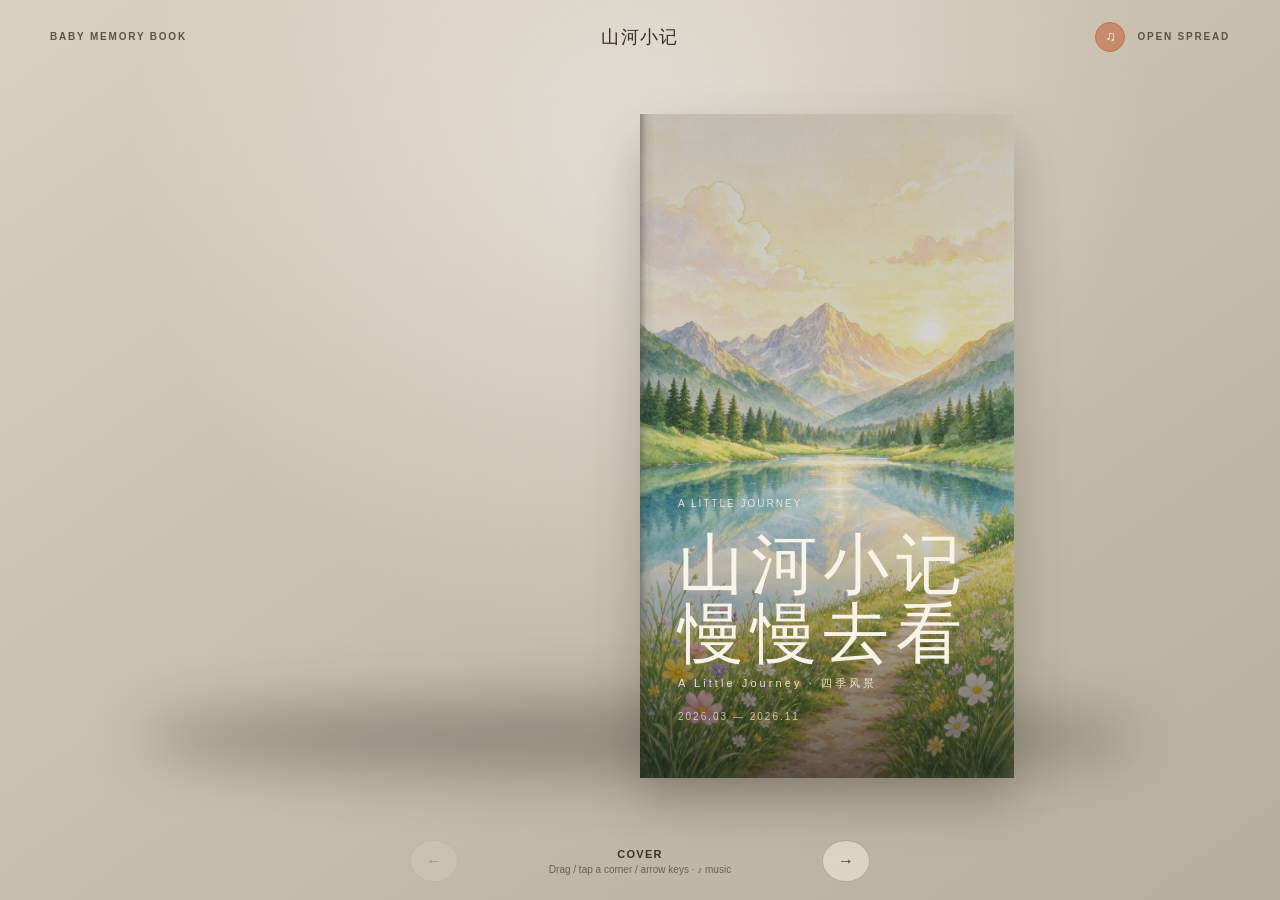
<file: docs/index.html>
<!doctype html>
<html lang="zh-CN">
  <head>
    <meta charset="UTF-8" />
    <meta http-equiv="refresh" content="0; url=./demo/" />
    <meta name="viewport" content="width=device-width, initial-scale=1" />
    <title>img-memory-skill · 照片翻页记忆书 Skill</title>
    <style>
      html, body { margin: 0; height: 100%; }
      body {
        background: linear-gradient(160deg, #f5efe3 0%, #e9dfc8 100%);
        color: #3a3128;
        font-family: "Kaiti SC", "STKaiti", "KaiTi", "Noto Serif SC", serif;
        display: flex; align-items: center; justify-content: center;
      }
      .card { text-align: center; max-width: 560px; padding: 40px; }
      h1 { font-size: 34px; margin: 0 0 14px; letter-spacing: 0.06em; }
      p  { font-size: 16px; line-height: 1.8; margin: 0 0 22px; color: #6b5f4f; }
      a  { color: #c0714c; font-weight: 600; text-decoration: none; border-bottom: 1px dashed #c0714c; }
      a:hover { opacity: 0.75; }
    </style>
  </head>
  <body>
    <div class="card">
      <h1>img-memory-skill</h1>
      <p>照片翻页记忆书 Skill —— 正在跳转到演示书《山河小记》…</p>
      <p><a href="./demo/">如果未自动跳转，请点击这里打开演示书</a></p>
    </div>
  </body>
</html>
</file>
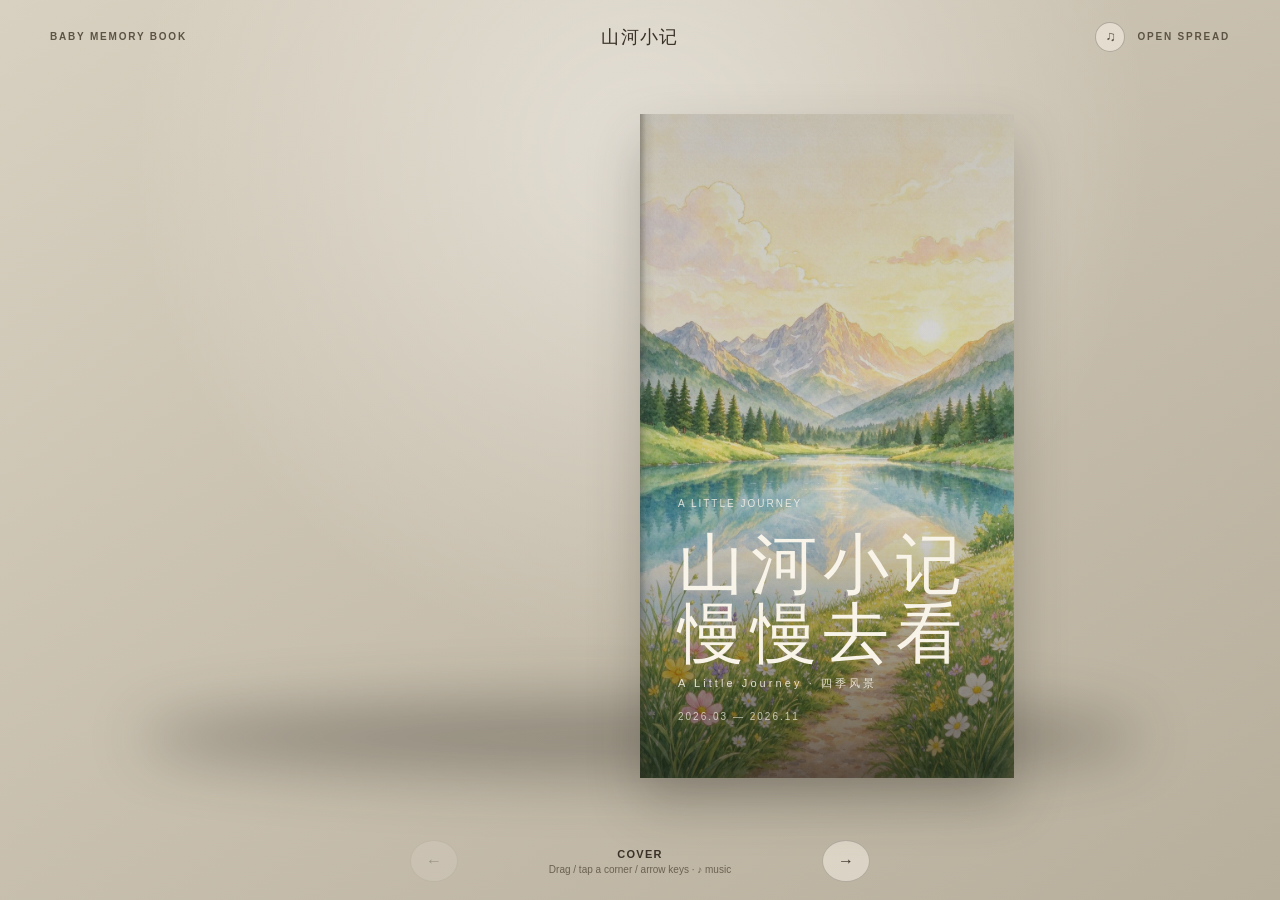
<file: docs/demo/index.html>
<!doctype html>
<html lang="zh-CN">
  <head>
    <meta charset="UTF-8" />
    <meta name="viewport" content="width=device-width, initial-scale=1" />
    <title>山河小记 · A Little Journey · 四季风景</title>
    <link rel="stylesheet" href="styles.css" />
  </head>
  <body>
    <main class="room">
      <header class="book-header">
        <span>Baby memory book</span>
        <h1>山河小记</h1>
        <div class="header-right">
          <button id="music-toggle" type="button" aria-label="Background music" title="Background music">&#9835;</button>
          <span id="orientation">Open spread</span>
        </div>
      </header>

      <section class="stage" aria-label="Interactive photo book">
        <div class="book-rig">
          <div id="book" class="book" data-page-width="360" data-page-height="640">
            <article class="book-page cover-page" data-density="hard" aria-label="Front cover">
              <img class="bg bg--kenburns" src="assets/pages/cover.jpg" alt="Cover art" />
              <div class="scrim scrim--cover"></div>
              <div class="particles" aria-hidden="true"><i></i><i></i><i></i><i></i><i></i><i></i><i></i><i></i><i></i><i></i></div>
              <div class="cover-content">
                <p class="kicker">A little journey</p>
                <h1>山河小记<br/>慢慢去看</h1>
                <p class="subtitle">A Little Journey · 四季风景</p>
                <p class="folio">2026.03 — 2026.11</p>
              </div>
            </article>
            <article class="book-page text-page" aria-label="Title page">
              <div class="text-content">
                <p class="kicker">To our little one</p>
                <p class="body">把看过的山、湖、田野和星空，<br/>收进这本小书里。<br/>四季轮回，步履不停——每一程都值得被记住。</p>
                <p class="dedication">—— 写给所有想出发的人</p>
              </div>
              <p class="page-number">02</p>
            </article>
            <article class="book-page divider" aria-label="第一章 山与湖">
              <img class="bg bg--kenburns" src="assets/pages/ch1.jpg" alt="Chapter art" />
              <div class="scrim scrim--divider"></div>
              <div class="twinkles" aria-hidden="true"><i></i><i></i><i></i><i></i><i></i></div>
              <div class="divider-content">
                <p class="kicker">Chapter One</p>
                <h2>第一章 · 山与湖</h2>
                <p class="lead">从清晨的湖边出发——<br/>世界很大，脚步很轻。</p>
                <p class="motto">山不过来，我就过去。</p>
              </div>
            </article>
            <article class="book-page card card--ch1" aria-label="Photo 01">
              <img class="card-photo" src="assets/photos/t-01.jpg" alt="Photo 01" />
              <div class="scrim"></div>
              <div class="motif motif--heart" aria-hidden="true"><svg viewBox="0 0 24 24" width="26" height="26"><path d="M12 21s-7-4.6-9.6-9.2C.9 8.6 3.4 5 7 5c2 0 3.4 1 5 2.8C13.6 6 15 5 17 5c3.6 0 6.1 3.6 4.6 6.8C19 16.4 12 21 12 21z"/></svg></div>
              <div class="ambient" aria-hidden="true"></div>
              <div class="card-caption">
                <p class="kicker">第一章 · 山与湖</p>
                <p class="card-text">清晨的湖面像一面安静的镜子，把远山和晨光都收进了怀里。</p>
                <p class="card-meta">2026年3月 · 湖边</p>
                <p class="card-age">第 1 站 · 湖畔清晨</p>
              </div>
              <p class="page-number">04</p>
            </article>
            <article class="book-page card card--ch1" aria-label="Photo 02">
              <img class="card-photo" src="assets/photos/t-02.jpg" alt="Photo 02" />
              <div class="scrim"></div>
              <div class="motif motif--heart" aria-hidden="true"><svg viewBox="0 0 24 24" width="26" height="26"><path d="M12 21s-7-4.6-9.6-9.2C.9 8.6 3.4 5 7 5c2 0 3.4 1 5 2.8C13.6 6 15 5 17 5c3.6 0 6.1 3.6 4.6 6.8C19 16.4 12 21 12 21z"/></svg></div>
              <div class="ambient" aria-hidden="true"></div>
              <div class="card-caption">
                <p class="kicker">第一章 · 山与湖</p>
                <p class="card-text">阳光穿过树梢落成光斑，小径上走一走，连呼吸都变慢了。</p>
                <p class="card-meta">2026年4月 · 森林</p>
                <p class="card-age">第 2 站 · 林间拾光</p>
              </div>
              <p class="page-number">05</p>
            </article>
            <article class="book-page card card--ch1" aria-label="Photo 03">
              <img class="card-photo" src="assets/photos/t-03.jpg" alt="Photo 03" />
              <div class="scrim"></div>
              <div class="motif motif--heart" aria-hidden="true"><svg viewBox="0 0 24 24" width="26" height="26"><path d="M12 21s-7-4.6-9.6-9.2C.9 8.6 3.4 5 7 5c2 0 3.4 1 5 2.8C13.6 6 15 5 17 5c3.6 0 6.1 3.6 4.6 6.8C19 16.4 12 21 12 21z"/></svg></div>
              <div class="ambient" aria-hidden="true"></div>
              <div class="card-caption">
                <p class="kicker">第一章 · 山与湖</p>
                <p class="card-text">站上草甸，云海在脚下翻涌，雪山顶上是更远的远方。</p>
                <p class="card-meta">2026年5月 · 高山草甸</p>
                <p class="card-age">第 3 站 · 云上草原</p>
              </div>
              <p class="page-number">06</p>
            </article>
            <article class="book-page divider" aria-label="第二章 光与夜">
              <img class="bg bg--kenburns" src="assets/pages/ch2.jpg" alt="Chapter art" />
              <div class="scrim scrim--divider"></div>
              <div class="twinkles" aria-hidden="true"><i></i><i></i><i></i><i></i><i></i></div>
              <div class="divider-content">
                <p class="kicker">Chapter Two</p>
                <h2>第二章 · 光与夜</h2>
                <p class="lead">白天的金色与夜晚的银河——<br/>都被温柔地收藏。</p>
                <p class="motto">黄昏有归途，夜里也有星光。</p>
              </div>
            </article>
            <article class="book-page card card--ch2" aria-label="Photo 04">
              <img class="card-photo" src="assets/photos/t-04.jpg" alt="Photo 04" />
              <div class="scrim"></div>
              <div class="motif motif--moon" aria-hidden="true"><svg viewBox="0 0 24 24" width="26" height="26"><path d="M20.5 14.2A8.5 8.5 0 1 1 9.8 3.5a7 7 0 0 0 10.7 10.7z"/></svg></div>
              <div class="ambient" aria-hidden="true"></div>
              <div class="card-caption">
                <p class="kicker">第二章 · 光与夜</p>
                <p class="card-text">黄昏把麦田染成金色，风一吹，整片田野都在发光。</p>
                <p class="card-meta">2026年6月 · 黄昏麦田</p>
                <p class="card-age">第 4 站 · 麦浪与落日</p>
              </div>
              <p class="page-number">08</p>
            </article>
            <article class="book-page card card--ch2" aria-label="Photo 05">
              <img class="card-photo" src="assets/photos/t-05.jpg" alt="Photo 05" />
              <div class="scrim"></div>
              <div class="motif motif--moon" aria-hidden="true"><svg viewBox="0 0 24 24" width="26" height="26"><path d="M20.5 14.2A8.5 8.5 0 1 1 9.8 3.5a7 7 0 0 0 10.7 10.7z"/></svg></div>
              <div class="ambient" aria-hidden="true"></div>
              <div class="card-caption">
                <p class="kicker">第二章 · 光与夜</p>
                <p class="card-text">溪水穿过古村，石桥连着人家，暮色里亮起一盏盏暖灯。</p>
                <p class="card-meta">2026年7月 · 溪谷村落</p>
                <p class="card-age">第 5 站 · 溪声与灯火</p>
              </div>
              <p class="page-number">09</p>
            </article>
            <article class="book-page card card--ch2" aria-label="Photo 06">
              <img class="card-photo" src="assets/photos/t-06.jpg" alt="Photo 06" />
              <div class="scrim"></div>
              <div class="motif motif--moon" aria-hidden="true"><svg viewBox="0 0 24 24" width="26" height="26"><path d="M20.5 14.2A8.5 8.5 0 1 1 9.8 3.5a7 7 0 0 0 10.7 10.7z"/></svg></div>
              <div class="ambient" aria-hidden="true"></div>
              <div class="card-caption">
                <p class="kicker">第二章 · 光与夜</p>
                <p class="card-text">帐篷里的暖光与头顶的银河呼应——这一夜，星星离得很近。</p>
                <p class="card-meta">2026年8月 · 夏夜营地</p>
                <p class="card-age">第 6 站 · 星空营地</p>
              </div>
              <p class="page-number">10</p>
            </article>
            <article class="book-page closing-page" aria-label="Closing page">
              <img class="bg bg--kenburns" src="assets/pages/closing.jpg" alt="Closing art" />
              <div class="scrim scrim--divider"></div>
              <div class="twinkles" aria-hidden="true"><i></i><i></i><i></i><i></i></div>
              <div class="divider-content">
                <p class="kicker">Epilogue</p>
                <h2>四季看过了，路还在脚下。<br/>愿每一个想去远方的人，都能遇见自己的山河。</h2>
              </div>
            </article>
            <article class="book-page back-cover" data-density="hard" aria-label="Back cover">
              <img class="bg" src="assets/pages/back.jpg" alt="Back cover art" />
              <div class="scrim scrim--back"></div>
              <div class="particles particles--soft" aria-hidden="true"><i></i><i></i><i></i></div>
              <p class="back-folio">陪你长大 · A Little Journey</p>
            </article>
          </div>
        </div>
      </section>

      <footer class="controls" aria-label="Book controls">
        <button id="previous" type="button" aria-label="Previous page">&larr;</button>
        <div class="status" aria-live="polite">
          <span id="page-status">Cover</span>
          <small>Drag / tap a corner / arrow keys · ♪ music</small>
        </div>
        <button id="next" type="button" aria-label="Next page">&rarr;</button>
      </footer>
    </main>

    <audio id="bgm" src="assets/audio/music.mp3" loop preload="auto"></audio>
    <audio id="sfx-flip" src="assets/audio/flip.mp3" preload="auto"></audio>

    <script src="vendor/page-flip.browser.js"></script>
    <script src="flipbook.js"></script>
    <script src="book-extra.js"></script>
  </body>
</html>
</file>
<file: docs/demo/styles.css>
:root {
  color: #3a3128;
  background: #cbc2b2;
  font-family: "Noto Serif SC", "Source Han Serif SC", "Songti SC", "STSong", "SimSun", Georgia, "Times New Roman", serif;
  font-synthesis: none;
  --page-width: 360;
  --page-height: 640;
  --paper: #f5efe3;
  --ink: #3a3128;
  --accent: #c0714c;
  --cream: #faf5ea;
}

* {
  box-sizing: border-box;
}

html,
body {
  min-height: 100%;
  margin: 0;
}

body {
  overflow: hidden;
  background:
    radial-gradient(circle at 50% 16%, rgb(255 255 255 / 42%), transparent 32rem),
    linear-gradient(145deg, #d8d0c0, #b7ae9c);
}

button {
  color: inherit;
  font: inherit;
}

.room {
  display: grid;
  grid-template-rows: auto minmax(0, 1fr) auto;
  min-height: 100dvh;
  padding: 22px clamp(16px, 3vw, 44px) 18px;
}

.book-header,
.controls {
  display: grid;
  grid-template-columns: 1fr auto 1fr;
  align-items: center;
  gap: 20px;
  width: min(100%, 1180px);
  margin: 0 auto;
}

.book-header span {
  color: #5c5344;
  font: 600 10px/1.2 Arial, sans-serif;
  letter-spacing: 0.18em;
  text-transform: uppercase;
}

.book-header span:last-child {
  text-align: right;
}

.header-right {
  display: flex;
  align-items: center;
  justify-content: flex-end;
  gap: 12px;
}

#music-toggle {
  width: 30px;
  height: 30px;
  border: 1px solid rgb(58 49 40 / 30%);
  border-radius: 50%;
  background: rgb(245 239 227 / 60%);
  color: #5c5344;
  font-size: 14px;
  line-height: 1;
  cursor: pointer;
  transition: transform 0.18s ease, background 0.18s ease;
}

#music-toggle:hover {
  transform: scale(1.08);
}

#music-toggle.on {
  background: #c0714c;
  border-color: #c0714c;
  color: #fbf6ea;
}

.book-header h1 {
  margin: 0;
  font-size: 18px;
  font-weight: 500;
  letter-spacing: 0.08em;
}

.stage {
  position: relative;
  display: grid;
  place-items: center;
  min-height: 0;
  padding: 18px 0;
  perspective: 1800px;
}

.stage::after {
  position: absolute;
  bottom: 8%;
  left: 50%;
  z-index: -1;
  width: min(82vw, 1000px);
  height: 10%;
  border-radius: 50%;
  background: rgb(31 28 22 / 30%);
  content: "";
  filter: blur(28px);
  transform: translateX(-50%);
}

.book-rig {
  display: grid;
  place-items: center;
  width: min(100%, 960px);
  height: min(64dvh, 640px);
}

.book {
  position: relative;
  isolation: isolate;
  filter: drop-shadow(0 24px 26px rgb(31 28 22 / 24%));
}

.book-page {
  position: relative;
  overflow: hidden;
  background:
    linear-gradient(90deg, transparent 96%, rgb(30 27 20 / 5%)),
    var(--paper);
  color: var(--ink);
}

.book-page.--left::before,
.book-page.--right::before {
  position: absolute;
  inset-block: 0;
  z-index: 3;
  width: clamp(14px, 4%, 28px);
  content: "";
  pointer-events: none;
}

.book-page.--left::before {
  right: 0;
  background: linear-gradient(to left, rgb(27 24 20 / 32%), rgb(27 24 20 / 8%) 42%, transparent);
}

.book-page.--right::before {
  left: 0;
  background: linear-gradient(to right, rgb(27 24 20 / 32%), rgb(27 24 20 / 8%) 42%, transparent);
}

.book-page::after {
  position: absolute;
  inset: 0;
  z-index: 5;
  pointer-events: none;
  background-image: url("data:image/svg+xml,%3Csvg viewBox='0 0 160 160' xmlns='http://www.w3.org/2000/svg'%3E%3Cfilter id='n'%3E%3CfeTurbulence type='fractalNoise' baseFrequency='.8' numOctaves='3' stitchTiles='stitch'/%3E%3C/filter%3E%3Crect width='100%25' height='100%25' filter='url(%23n)' opacity='.035'/%3E%3C/svg%3E");
  content: "";
  mix-blend-mode: multiply;
}

/* ---------- shared ---------- */
.bg {
  position: absolute;
  inset: 0;
  width: 100%;
  height: 100%;
  object-fit: cover;
  display: block;
}

.kicker,
.folio,
.card-meta,
.page-number {
  font-family: Arial, sans-serif;
  font-size: 10px;
  letter-spacing: 0.2em;
  text-transform: uppercase;
}

.page-number {
  position: absolute;
  top: 18px;
  right: 20px;
  z-index: 6;
  color: rgb(250 245 234 / 82%);
  text-shadow: 0 1px 6px rgb(20 14 8 / 40%);
}

/* ---------- photo cards ---------- */
.card {
  background: #2a211a;
}

.card-photo {
  position: absolute;
  inset: 0;
  width: 100%;
  height: 100%;
  object-fit: cover;
  object-position: 50% 34%;
  display: block;
}

.card--raw .card-photo {
  filter: sepia(0.18) saturate(1.1) brightness(1.05) contrast(0.98);
}

.scrim {
  position: absolute;
  inset: 0;
  z-index: 1;
  background: linear-gradient(to top, rgb(28 21 14 / 68%) 0%, rgb(28 21 14 / 16%) 38%, transparent 58%);
}

.card-caption {
  position: absolute;
  left: 30px;
  right: 30px;
  bottom: 30px;
  z-index: 2;
  color: var(--cream);
}

.card-caption .kicker {
  color: rgb(250 245 234 / 82%);
}

.card-text {
  margin: 10px 0 12px;
  font-family: "Kaiti SC", "STKaiti", "KaiTi", "Noto Serif SC", serif;
  font-size: 21px;
  line-height: 1.62;
  letter-spacing: 0.04em;
  color: #fbf6ea;
}

.card-meta {
  color: rgb(250 245 234 / 84%);
}

.card-age {
  margin: 5px 0 0;
  font-family: "Kaiti SC", "STKaiti", "KaiTi", "Noto Serif SC", serif;
  font-size: 12.5px;
  letter-spacing: 0.16em;
  color: rgb(250 245 234 / 66%);
}

/* ---------- chapter motif icon ---------- */
.motif {
  position: absolute;
  top: 20px;
  left: 24px;
  z-index: 2;
  opacity: 0.55;
  filter: drop-shadow(0 1px 4px rgb(20 14 8 / 35%));
}

.motif svg {
  display: block;
  fill: none;
  stroke: #fbf6ea;
  stroke-width: 1.4;
  stroke-linejoin: round;
  stroke-linecap: round;
}

.motif--heart svg,
.motif--moon svg,
.motif--star svg {
  fill: rgb(251 246 234 / 30%);
}

/* ---------- warm ambient bokeh ---------- */
.ambient {
  position: absolute;
  inset: 0;
  z-index: 1;
  pointer-events: none;
  opacity: 0.5;
  mix-blend-mode: screen;
  background:
    radial-gradient(circle at 18% 22%, rgb(255 214 150 / 22%), transparent 16%),
    radial-gradient(circle at 84% 30%, rgb(255 236 190 / 20%), transparent 18%),
    radial-gradient(circle at 68% 78%, rgb(255 205 150 / 16%), transparent 20%),
    radial-gradient(circle at 30% 88%, rgb(255 230 180 / 14%), transparent 16%);
}

/* ---------- floating particles (petals / sparks) ---------- */
.particles {
  position: absolute;
  inset: 0;
  z-index: 2;
  pointer-events: none;
  overflow: hidden;
}

.particles i {
  position: absolute;
  bottom: -6%;
  width: 7px;
  height: 7px;
  border-radius: 50% 50% 50% 0;
  background: linear-gradient(135deg, rgb(255 226 178 / 95%), rgb(255 205 150 / 55%));
  box-shadow: 0 0 8px rgb(255 214 150 / 60%);
  opacity: 0;
  animation: floatUp linear infinite;
}

.particles i:nth-child(1) { left: 8%;  animation-duration: 9s;  animation-delay: 0s; }
.particles i:nth-child(2) { left: 21%; animation-duration: 12s; animation-delay: 2.4s; transform: scale(0.8); }
.particles i:nth-child(3) { left: 34%; animation-duration: 10s; animation-delay: 1.2s; }
.particles i:nth-child(4) { left: 47%; animation-duration: 13s; animation-delay: 3.6s; transform: scale(0.7); }
.particles i:nth-child(5) { left: 58%; animation-duration: 9.5s; animation-delay: 0.8s; transform: scale(0.9); }
.particles i:nth-child(6) { left: 68%; animation-duration: 11.5s; animation-delay: 2s; }
.particles i:nth-child(7) { left: 79%; animation-duration: 10.5s; animation-delay: 4.2s; transform: scale(0.75); }
.particles i:nth-child(8) { left: 90%; animation-duration: 12.5s; animation-delay: 1.6s; }
.particles i:nth-child(9) { left: 13%; animation-duration: 14s; animation-delay: 5s; transform: scale(0.6); }
.particles i:nth-child(10){ left: 74%; animation-duration: 9s;  animation-delay: 5.6s; transform: scale(0.65); }

.particles--soft i {
  background: rgb(250 240 215 / 70%);
  box-shadow: none;
}

@keyframes floatUp {
  0%   { transform: translateY(0) rotate(0deg); opacity: 0; }
  12%  { opacity: 0.85; }
  50%  { opacity: 0.6; }
  100% { transform: translateY(-560px) rotate(120deg); opacity: 0; }
}

/* ---------- twinkling stars ---------- */
.twinkles {
  position: absolute;
  inset: 0;
  z-index: 2;
  pointer-events: none;
  overflow: hidden;
}

.twinkles i {
  position: absolute;
  width: 4px;
  height: 4px;
  border-radius: 50%;
  background: rgb(255 244 214 / 90%);
  box-shadow: 0 0 6px rgb(255 236 190 / 80%);
  animation: twinkle ease-in-out infinite;
}

.twinkles i:nth-child(1) { top: 16%; left: 22%; animation-duration: 3.2s; animation-delay: 0s; }
.twinkles i:nth-child(2) { top: 24%; left: 68%; animation-duration: 4.1s; animation-delay: 1.1s; transform: scale(0.8); }
.twinkles i:nth-child(3) { top: 34%; left: 12%; animation-duration: 3.6s; animation-delay: 2.2s; transform: scale(0.6); }
.twinkles i:nth-child(4) { top: 18%; left: 84%; animation-duration: 4.6s; animation-delay: 0.6s; transform: scale(0.7); }
.twinkles i:nth-child(5) { top: 44%; left: 74%; animation-duration: 3.9s; animation-delay: 2.8s; transform: scale(0.55); }

@keyframes twinkle {
  0%, 100% { opacity: 0.15; transform: scale(0.6); }
  50%      { opacity: 1;    transform: scale(1.15); }
}

/* ---------- slow ken-burns on illustrated pages ---------- */
.bg--kenburns {
  animation: kenburns 26s ease-in-out infinite alternate;
  transform-origin: 50% 32%;
  will-change: transform;
}

@keyframes kenburns {
  from { transform: scale(1); }
  to   { transform: scale(1.08); }
}

/* ---------- cover ---------- */
.cover-page,
.back-cover {
  background: #3a3128;
}

.scrim--cover {
  background: linear-gradient(to top, rgb(26 19 12 / 66%) 0%, rgb(26 19 12 / 14%) 42%, rgb(26 19 12 / 24%) 100%);
}

.cover-content {
  position: absolute;
  inset: 0;
  z-index: 2;
  display: flex;
  flex-direction: column;
  justify-content: flex-end;
  padding: 46px 38px;
  color: var(--cream);
}

.cover-content .kicker {
  color: rgb(250 245 234 / 82%);
}

.cover-content h1 {
  margin: 12px 0 8px;
  font-family: "Kaiti SC", "STKaiti", "KaiTi", "Noto Serif SC", serif;
  font-size: 66px;
  font-weight: 600;
  line-height: 1.04;
  letter-spacing: 0.1em;
}

.subtitle {
  margin: 0;
  font-family: Arial, sans-serif;
  font-size: 11px;
  letter-spacing: 0.28em;
  color: rgb(250 245 234 / 86%);
}

.cover-content .folio {
  margin-top: 20px;
  color: rgb(250 245 234 / 72%);
}

/* ---------- divider / closing ---------- */
.divider {
  background: #2a211a;
}

.scrim--divider {
  background: linear-gradient(to top, rgb(26 19 12 / 66%) 0%, rgb(26 19 12 / 10%) 46%, rgb(26 19 12 / 26%) 100%);
}

.divider-content {
  position: absolute;
  left: 34px;
  right: 34px;
  bottom: 42px;
  z-index: 2;
  color: var(--cream);
}

.divider-content .kicker {
  color: rgb(250 245 234 / 82%);
}

.divider-content h2 {
  margin: 12px 0 0;
  font-family: "Kaiti SC", "STKaiti", "KaiTi", "Noto Serif SC", serif;
  font-size: 42px;
  font-weight: 600;
  line-height: 1.2;
  letter-spacing: 0.08em;
}

.lead {
  margin: 16px 0 0;
  font-size: 15px;
  line-height: 1.75;
  letter-spacing: 0.05em;
  color: rgb(250 245 234 / 92%);
}

.motto {
  margin: 10px 0 0;
  font-family: "Kaiti SC", "STKaiti", "KaiTi", "Noto Serif SC", serif;
  font-size: 13.5px;
  line-height: 1.7;
  color: rgb(250 245 234 / 62%);
}

/* ---------- text pages (intro) ---------- */
.text-page {
  display: flex;
  align-items: center;
  padding: 44px 38px;
}

.text-content {
  width: 100%;
}

.text-content .kicker {
  color: var(--accent);
  margin-bottom: 18px;
}

.text-content .body {
  margin: 0;
  font-size: 20px;
  line-height: 1.85;
  letter-spacing: 0.03em;
}

.dedication {
  margin: 30px 0 0;
  font-family: "Kaiti SC", "STKaiti", "KaiTi", "Noto Serif SC", serif;
  font-size: 14px;
  letter-spacing: 0.14em;
  color: var(--accent);
}

.text-page .page-number {
  color: rgb(58 49 40 / 55%);
  text-shadow: none;
}

/* ---------- back cover ---------- */
.scrim--back {
  background: linear-gradient(to top, rgb(26 19 12 / 58%) 0%, rgb(26 19 12 / 10%) 55%, transparent 75%);
}

.back-folio {
  position: absolute;
  left: 34px;
  bottom: 30px;
  z-index: 2;
  margin: 0;
  font-family: Arial, sans-serif;
  font-size: 10px;
  letter-spacing: 0.22em;
  color: rgb(250 245 234 / 76%);
}

/* ---------- controls ---------- */
.controls {
  grid-template-columns: 48px 1fr 48px;
  max-width: 460px;
}

.controls button {
  width: 48px;
  height: 42px;
  border: 1px solid rgb(58 49 40 / 25%);
  border-radius: 50%;
  background: rgb(245 239 227 / 55%);
  cursor: pointer;
}

.controls button:disabled {
  cursor: default;
  opacity: 0.28;
}

.status {
  display: grid;
  gap: 4px;
  text-align: center;
}

.status span {
  font: 600 11px Arial, sans-serif;
  letter-spacing: 0.12em;
  text-transform: uppercase;
}

.status small {
  color: #6b6152;
  font: 10px Arial, sans-serif;
}

@media (max-width: 700px) {
  .room {
    padding-inline: 10px;
  }

  .book-header {
    grid-template-columns: 1fr auto;
  }

  .book-header span:first-child {
    display: none;
  }

  .book-rig {
    height: min(64dvh, 640px);
  }
}

@media (prefers-reduced-motion: reduce) {
  *,
  *::before,
  *::after {
    scroll-behavior: auto !important;
  }
}

@media print {
  body {
    overflow: visible;
    background: white;
  }

  .book-header,
  .controls,
  #music-toggle {
    display: none;
  }

  .motif,
  .ambient,
  .particles,
  .twinkles {
    display: none;
  }

  .bg--kenburns {
    animation: none;
    transform: none;
  }
}
</file>
